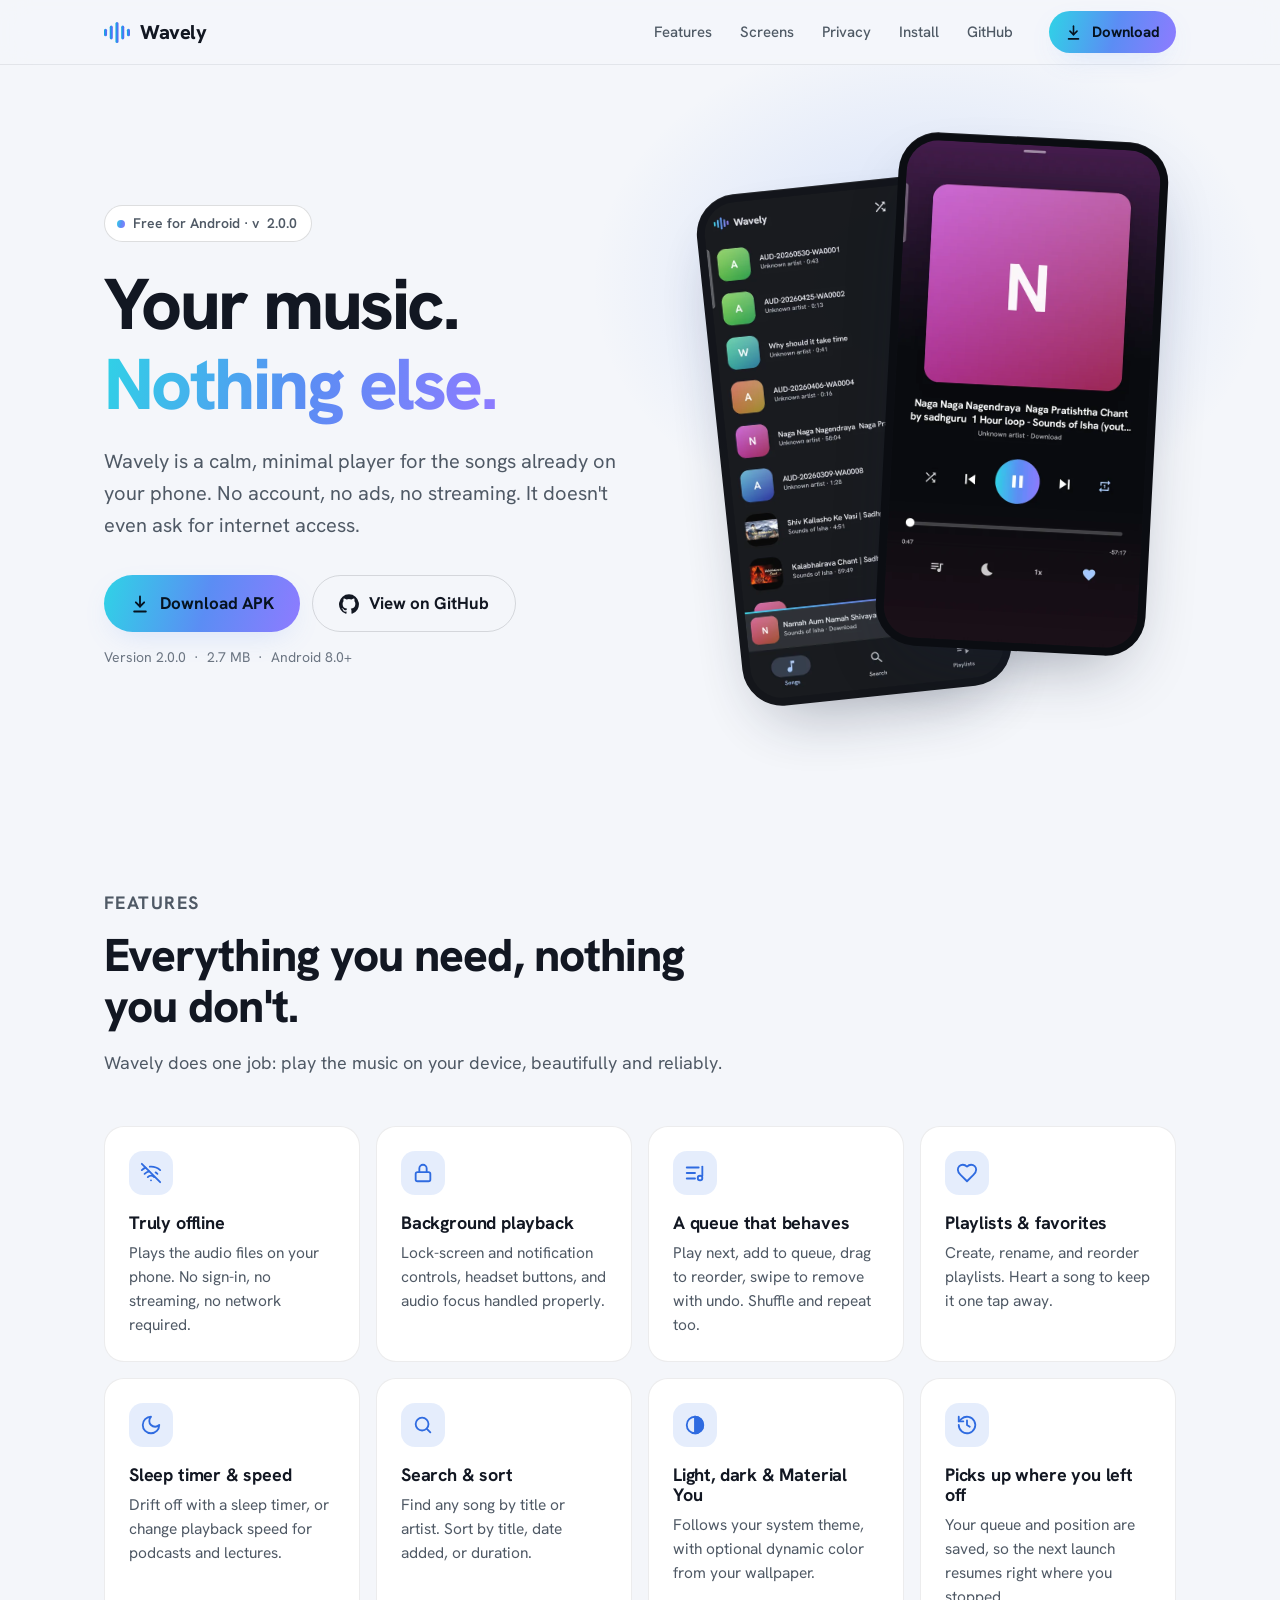
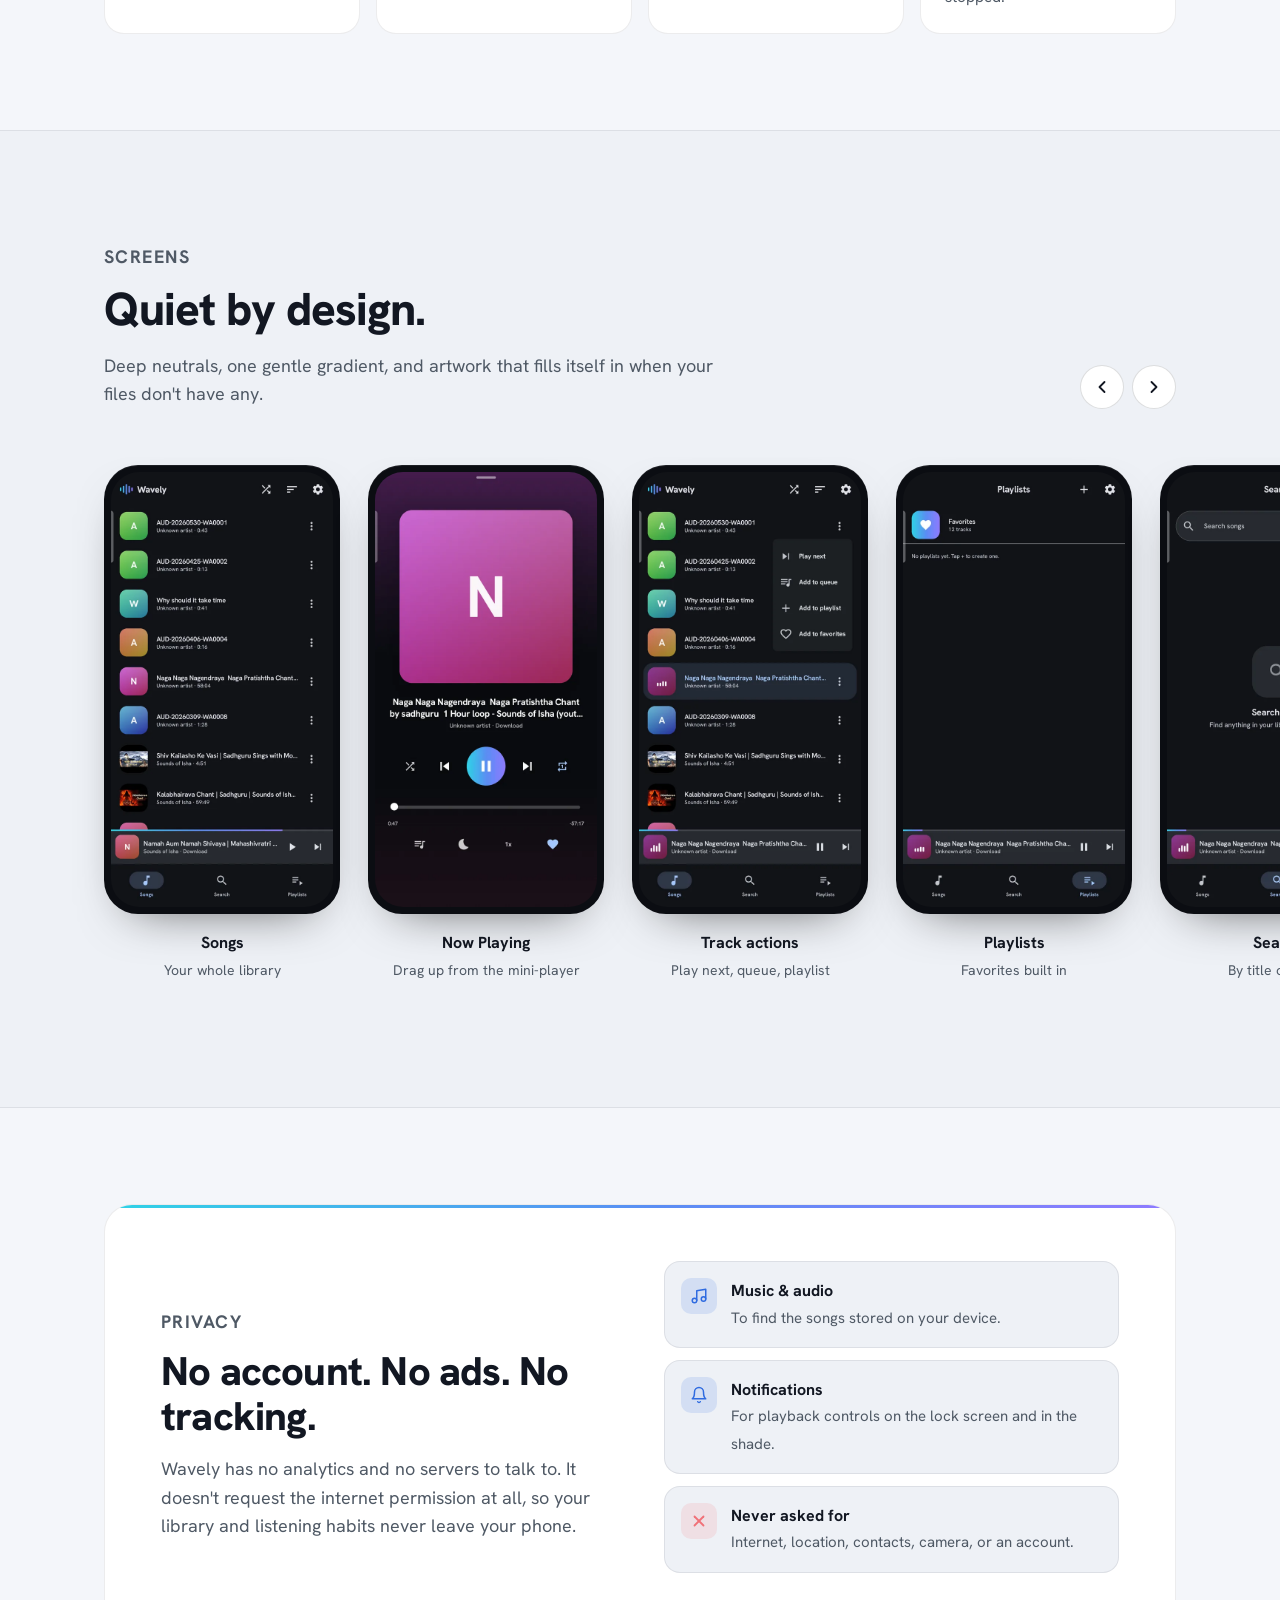
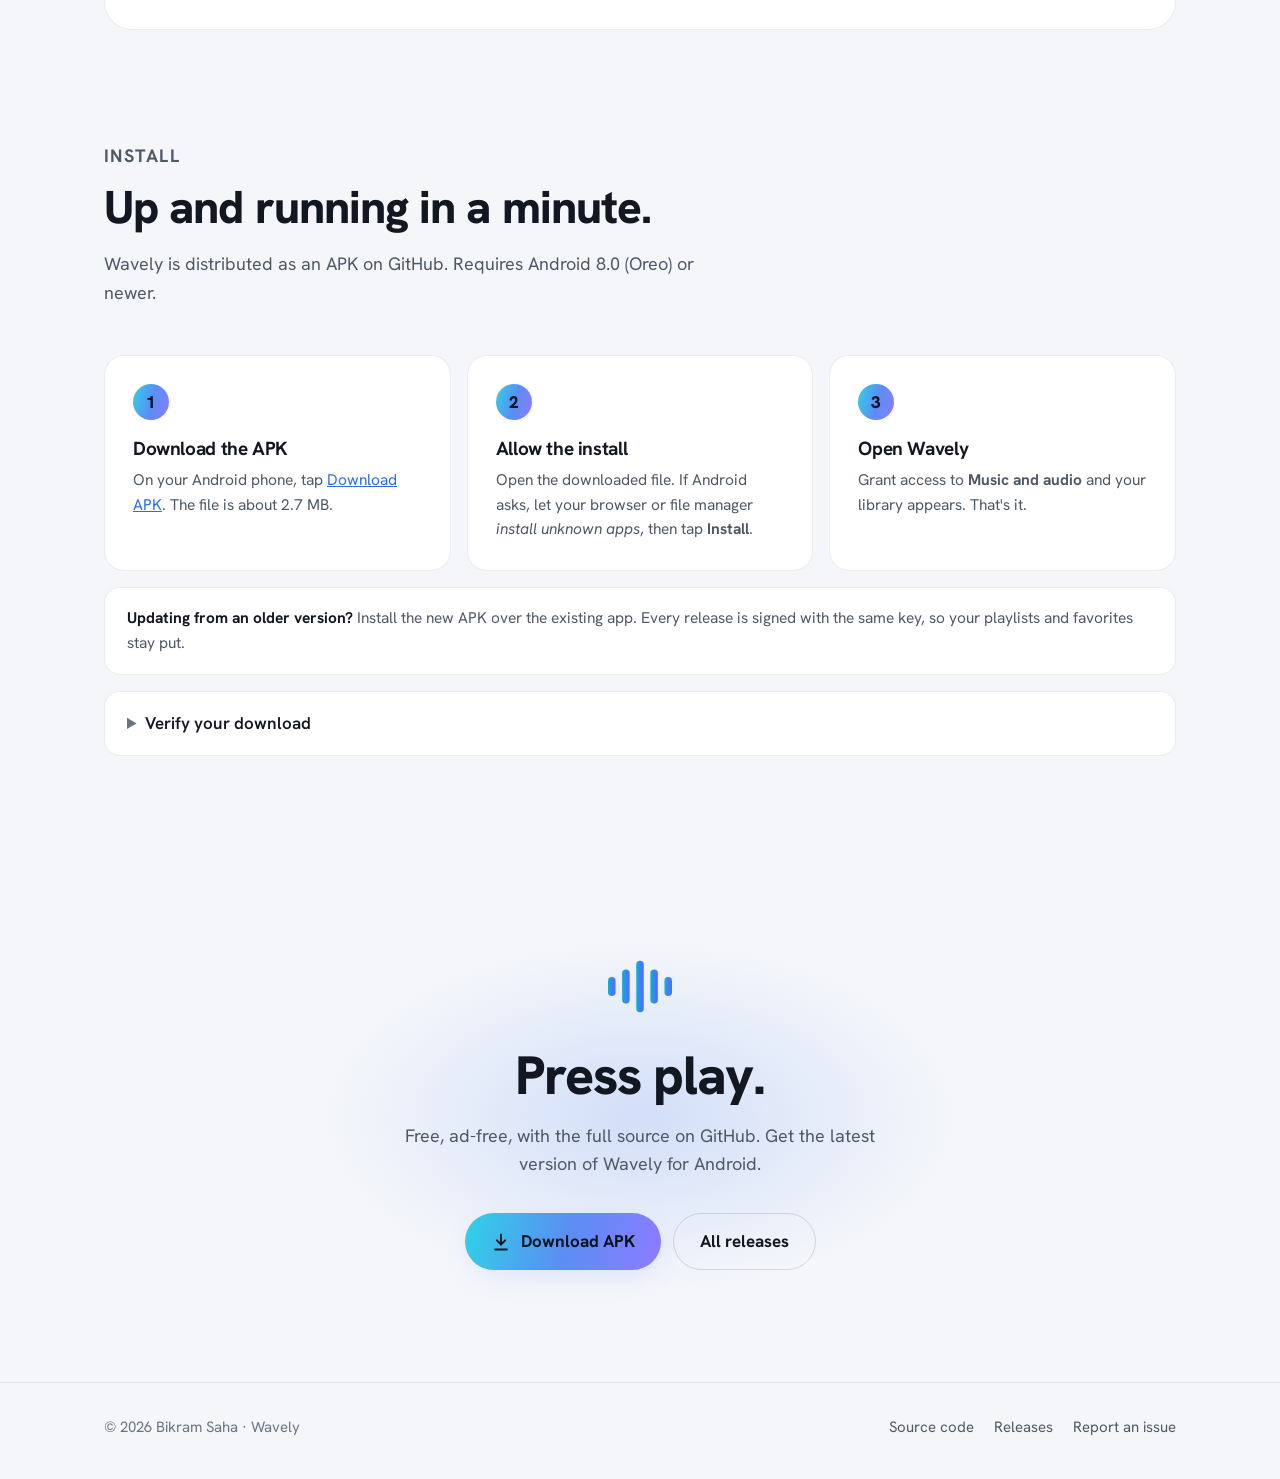
<file: docs/index.html>
<!doctype html>
<html lang="en">
<head>
  <meta charset="utf-8">
  <meta name="viewport" content="width=device-width, initial-scale=1">
  <title>Wavely — Offline music player for Android</title>
  <meta name="description" content="Wavely is a calm, minimal music player for the songs already on your phone. No account, no ads, no internet access. Free APK download for Android 8.0+.">
  <meta name="theme-color" content="#0A0C10" media="(prefers-color-scheme: dark)">
  <meta name="theme-color" content="#F4F6FA" media="(prefers-color-scheme: light)">
  <link rel="canonical" href="https://imbikramsaha.github.io/Wavely/">

  <meta property="og:type" content="website">
  <meta property="og:site_name" content="Wavely">
  <meta property="og:title" content="Wavely — Offline music player for Android">
  <meta property="og:description" content="A calm, minimal player for the music on your phone. No account, no ads, no internet access.">
  <meta property="og:url" content="https://imbikramsaha.github.io/Wavely/">
  <meta property="og:image" content="https://imbikramsaha.github.io/Wavely/assets/og.png">
  <meta property="og:image:width" content="1200">
  <meta property="og:image:height" content="630">
  <meta name="twitter:card" content="summary_large_image">

  <link rel="icon" href="assets/mark.svg" type="image/svg+xml">
  <link rel="icon" href="assets/icon-192.png" sizes="192x192" type="image/png">
  <link rel="apple-touch-icon" href="assets/apple-touch-icon.png">

  <link rel="preconnect" href="https://fonts.googleapis.com">
  <link rel="preconnect" href="https://fonts.gstatic.com" crossorigin>
  <link href="https://fonts.googleapis.com/css2?family=Hanken+Grotesk:wght@400;500;600;700;800&display=swap" rel="stylesheet">

  <style>
    :root {
      --font: "Hanken Grotesk", system-ui, -apple-system, "Segoe UI", Roboto, sans-serif;
      --mono: ui-monospace, "SF Mono", "Cascadia Mono", Menlo, Consolas, monospace;
      --grad: linear-gradient(105deg, #2FD3E6 0%, #5B8DF4 52%, #8E7BFF 100%);

      --bg: #0A0C10;
      --bg-2: #0E1116;
      --surface: #12161C;
      --surface-2: #171C23;
      --line: rgba(255,255,255,.07);
      --line-2: rgba(255,255,255,.12);
      --text: #EAEEF3;
      --text-2: #99A3B0;
      --text-3: #6F7A87;
      --accent: #6CA8FF;
      --on-grad: #061320;
      --glow: rgba(91,141,244,.28);
      --phone: #05070A;
      --shadow: 0 30px 80px -30px rgba(0,0,0,.85);
      color-scheme: dark;
    }
    @media (prefers-color-scheme: light) {
      :root {
        --bg: #F4F6FA;
        --bg-2: #EEF1F6;
        --surface: #FFFFFF;
        --surface-2: #FFFFFF;
        --line: rgba(16,22,32,.08);
        --line-2: rgba(16,22,32,.14);
        --text: #121722;
        --text-2: #4F5965;
        --text-3: #6B7582;
        --accent: #2F6BE0;
        --glow: rgba(91,141,244,.22);
        --phone: #0B0D12;
        --shadow: 0 30px 70px -30px rgba(20,30,55,.45);
        color-scheme: light;
      }
    }

    *, *::before, *::after { box-sizing: border-box; }
    html { scroll-behavior: smooth; -webkit-text-size-adjust: 100%; }
    @media (prefers-reduced-motion: reduce) { html { scroll-behavior: auto; } }
    body {
      margin: 0;
      font-family: var(--font);
      font-size: 17px;
      line-height: 1.6;
      color: var(--text);
      background: var(--bg);
      -webkit-font-smoothing: antialiased;
      overflow-x: hidden;
    }
    img { max-width: 100%; display: block; }
    a { color: inherit; }
    h1, h2, h3 { line-height: 1.12; margin: 0; letter-spacing: -0.02em; }
    p { margin: 0; }
    .wrap { width: 100%; max-width: 1120px; margin: 0 auto; padding: 0 24px; }
    @media (max-width: 520px) { .wrap { padding: 0 16px; } }
    .grad-text {
      background: var(--grad);
      -webkit-background-clip: text; background-clip: text;
      color: transparent;
    }
    :focus-visible { outline: 2px solid var(--accent); outline-offset: 3px; border-radius: 8px; }
    .sr-only { position: absolute; width: 1px; height: 1px; overflow: hidden; clip: rect(0 0 0 0); white-space: nowrap; }

    /* ---------- Nav ---------- */
    .nav {
      position: sticky; top: 0; z-index: 20;
      background: color-mix(in srgb, var(--bg) 78%, transparent);
      backdrop-filter: saturate(160%) blur(14px);
      -webkit-backdrop-filter: saturate(160%) blur(14px);
      border-bottom: 1px solid var(--line);
    }
    .nav .wrap { display: flex; align-items: center; gap: 24px; height: 64px; }
    .brand { display: flex; align-items: center; gap: 10px; text-decoration: none; font-weight: 800; font-size: 20px; letter-spacing: -0.02em; }
    .brand img { width: 26px; height: 25px; }
    .nav-links { display: flex; gap: 4px; margin-left: auto; }
    .nav-links a {
      text-decoration: none; color: var(--text-2); font-weight: 500; font-size: 15px;
      padding: 8px 12px; border-radius: 999px;
    }
    .nav-links a:hover { color: var(--text); background: var(--line); }
    @media (max-width: 720px) {
      .nav-links { display: none; }
      .nav-cta { margin-left: auto; }
    }

    /* ---------- Buttons ---------- */
    .btn {
      display: inline-flex; align-items: center; justify-content: center; gap: 10px;
      font: inherit; font-weight: 700; text-decoration: none; white-space: nowrap;
      border-radius: 999px; padding: 14px 26px; font-size: 17px;
      transition: transform .15s ease, box-shadow .2s ease, background-color .2s ease;
    }
    .btn svg { width: 20px; height: 20px; flex: none; }
    .btn-primary { background: var(--grad); color: var(--on-grad); box-shadow: 0 10px 30px -10px var(--glow); }
    .btn-primary:hover { transform: translateY(-1px); box-shadow: 0 16px 36px -12px rgba(91,141,244,.55); }
    .btn-ghost { color: var(--text); border: 1px solid var(--line-2); background: transparent; }
    .btn-ghost:hover { background: var(--line); }
    .btn-sm { padding: 9px 16px; font-size: 15px; }
    .btn-sm svg { width: 17px; height: 17px; }

    /* ---------- Hero ---------- */
    .hero { position: relative; padding: 72px 0 40px; overflow: hidden; }
    .hero::before {
      content: ""; position: absolute; inset: -20% -10% auto 35%; height: 720px;
      background: radial-gradient(closest-side, var(--glow), transparent 70%);
      pointer-events: none;
    }
    .hero .wrap { position: relative; display: grid; grid-template-columns: 1.05fr .95fr; gap: 48px; align-items: center; }
    .eyebrow {
      display: inline-flex; align-items: center; gap: 8px;
      font-size: 14px; font-weight: 600; color: var(--text-2);
      padding: 6px 14px 6px 8px; border: 1px solid var(--line-2); border-radius: 999px;
      background: var(--surface);
    }
    .eyebrow .dot { width: 8px; height: 8px; border-radius: 50%; background: var(--grad); margin-left: 4px; }
    .hero h1 { font-size: clamp(42px, 6.4vw, 72px); font-weight: 800; margin: 22px 0 20px; letter-spacing: -0.035em; }
    .hero .lede { font-size: clamp(18px, 2vw, 20px); color: var(--text-2); max-width: 520px; }
    .cta-row { display: flex; flex-wrap: wrap; gap: 12px; margin-top: 34px; }
    .dl-meta { margin-top: 14px; font-size: 14px; color: var(--text-3); }
    .dl-meta span + span::before { content: "·"; margin: 0 8px; }

    .phones { position: relative; height: 600px; }
    .phone {
      position: absolute; width: 270px;
      background: var(--phone); padding: 8px; border-radius: 40px;
      box-shadow: inset 0 1px 0 rgba(255,255,255,.08), var(--shadow);
    }
    .phone img { border-radius: 32px; width: 100%; height: auto; aspect-ratio: 600 / 1176; }
    .phones .back { left: 6%; top: 46px; transform: rotate(-6deg); opacity: .96; }
    .phones .front { right: 4%; top: 0; transform: rotate(3deg); z-index: 1; }

    @media (max-width: 900px) {
      .hero { padding-top: 48px; }
      .hero .wrap { grid-template-columns: 1fr; gap: 32px; }
      .hero-copy { text-align: center; }
      .hero .lede { margin: 0 auto; }
      .cta-row { justify-content: center; }
      .phones { height: 520px; max-width: 460px; width: 100%; margin: 0 auto; }
      .phone { width: 230px; }
    }
    @media (max-width: 480px) {
      .phones { height: 430px; }
      .phone { width: 188px; border-radius: 30px; padding: 6px; }
      .phone img { border-radius: 25px; }
      .phones .back { left: 2%; }
      .phones .front { right: 2%; }
      .cta-row .btn { width: 100%; }
    }

    /* ---------- Sections ---------- */
    section { scroll-margin-top: 72px; }
    .section { padding: 96px 0; }
    .section-head { max-width: 640px; margin-bottom: 48px; }
    .kicker { font-size: 14px; font-weight: 700; letter-spacing: .08em; text-transform: uppercase; color: var(--accent); margin-bottom: 12px; }
    .section h2 { font-size: clamp(32px, 4.4vw, 46px); font-weight: 800; }
    .section-head p { color: var(--text-2); margin-top: 16px; font-size: 18px; }
    @media (max-width: 600px) { .section { padding: 72px 0; } }

    /* ---------- Features ---------- */
    .features { display: grid; grid-template-columns: repeat(4, 1fr); gap: 16px; }
    @media (max-width: 1000px) { .features { grid-template-columns: repeat(2, 1fr); } }
    @media (max-width: 560px) { .features { grid-template-columns: 1fr; } }
    .feature {
      background: var(--surface); border: 1px solid var(--line); border-radius: 20px;
      padding: 24px;
    }
    .icon {
      width: 44px; height: 44px; border-radius: 14px; display: grid; place-items: center;
      margin-bottom: 18px; position: relative;
      background: color-mix(in srgb, var(--accent) 12%, transparent);
      color: var(--accent);
    }
    .icon svg { width: 22px; height: 22px; }
    .feature h3 { font-size: 18px; font-weight: 700; margin-bottom: 8px; letter-spacing: -0.01em; }
    .feature p { color: var(--text-2); font-size: 15.5px; line-height: 1.55; }
    @media (max-width: 560px) {
      .features { gap: 12px; }
      .feature { display: grid; grid-template-columns: 44px 1fr; column-gap: 16px; padding: 20px; }
      .feature .icon { margin-bottom: 0; grid-row: span 2; }
      .feature h3 { margin: 2px 0 4px; }
    }

    /* ---------- Screens ---------- */
    .screens-section { background: var(--bg-2); border-block: 1px solid var(--line); }
    .screens-top { display: flex; align-items: end; justify-content: space-between; gap: 24px; }
    .scroller-btns { display: flex; gap: 8px; margin-bottom: 48px; }
    .scroller-btns button {
      width: 44px; height: 44px; border-radius: 50%; border: 1px solid var(--line-2);
      background: var(--surface); color: var(--text); cursor: pointer; display: grid; place-items: center;
    }
    .scroller-btns button:hover { background: var(--surface-2); border-color: var(--text-3); }
    .scroller-btns svg { width: 20px; height: 20px; }
    @media (max-width: 720px) { .scroller-btns { display: none; } }
    .scroller {
      /* full-bleed strip whose first item lines up with the page container */
      --pad: max(24px, calc((100vw - 1120px) / 2 + 24px));
      display: flex; gap: 28px; overflow-x: auto; scroll-snap-type: x mandatory;
      padding: 8px var(--pad) 28px;
      scroll-padding-inline: var(--pad);
      scrollbar-width: thin; scrollbar-color: var(--line-2) transparent;
      overscroll-behavior-x: contain;
    }
    @media (max-width: 520px) { .scroller { --pad: 16px; gap: 18px; } }
    .shot { flex: none; width: 236px; scroll-snap-align: start; margin: 0; }
    .shot .phone { position: relative; width: 100%; border-radius: 34px; padding: 7px; box-shadow: inset 0 1px 0 rgba(255,255,255,.08), 0 20px 50px -28px rgba(0,0,0,.7); }
    .shot .phone img { border-radius: 28px; }
    .shot figcaption { margin-top: 16px; text-align: center; }
    .shot strong { display: block; font-size: 16px; }
    .shot span { font-size: 14px; color: var(--text-2); }
    @media (max-width: 520px) { .shot { width: 72vw; max-width: 236px; } }

    /* ---------- Privacy ---------- */
    .privacy {
      display: grid; grid-template-columns: 1fr 1fr; gap: 48px; align-items: center;
      background: var(--surface); border: 1px solid var(--line); border-radius: 28px;
      padding: 56px; position: relative; overflow: hidden;
    }
    .privacy::after {
      content: ""; position: absolute; left: 0; right: 0; top: 0; height: 3px; background: var(--grad);
    }
    .privacy h2 { font-size: clamp(30px, 3.8vw, 40px); font-weight: 800; }
    .privacy .copy p { color: var(--text-2); margin-top: 16px; font-size: 18px; }
    .perm-list { list-style: none; margin: 0; padding: 0; display: grid; gap: 12px; }
    .perm-list li {
      display: grid; grid-template-columns: 36px 1fr; gap: 14px; align-items: start;
      padding: 16px; border-radius: 16px; background: var(--bg-2); border: 1px solid var(--line);
    }
    .perm-list .pi { width: 36px; height: 36px; border-radius: 10px; display: grid; place-items: center; }
    .perm-list .pi svg { width: 18px; height: 18px; }
    .perm-list .yes .pi { background: color-mix(in srgb, var(--accent) 14%, transparent); color: var(--accent); }
    .perm-list .no .pi { background: color-mix(in srgb, #F07178 14%, transparent); color: #F07178; }
    .perm-list strong { display: block; font-size: 16px; }
    .perm-list span { color: var(--text-2); font-size: 15px; }
    @media (max-width: 860px) {
      .privacy { grid-template-columns: 1fr; padding: 36px 24px; gap: 32px; }
    }

    /* ---------- Install ---------- */
    .steps { display: grid; grid-template-columns: repeat(3, 1fr); gap: 16px; counter-reset: step; }
    @media (max-width: 860px) { .steps { grid-template-columns: 1fr; } }
    .step {
      background: var(--surface); border: 1px solid var(--line); border-radius: 20px; padding: 28px;
      counter-increment: step;
    }
    .step::before {
      content: counter(step);
      display: grid; place-items: center; width: 36px; height: 36px; border-radius: 50%;
      background: var(--grad); color: var(--on-grad); font-weight: 800; margin-bottom: 18px;
    }
    .step h3 { font-size: 19px; font-weight: 700; margin-bottom: 8px; }
    .step p { color: var(--text-2); font-size: 15.5px; }
    .step a { color: var(--accent); }
    .note {
      margin-top: 16px; padding: 18px 22px; border-radius: 16px;
      background: var(--surface); border: 1px solid var(--line); color: var(--text-2); font-size: 15.5px;
    }
    .note strong { color: var(--text); }
    details.verify { margin-top: 16px; border: 1px solid var(--line); border-radius: 16px; background: var(--surface); }
    details.verify summary { cursor: pointer; padding: 18px 22px; font-weight: 600; list-style-position: inside; }
    details.verify summary::marker { color: var(--text-3); }
    .verify-body { padding: 0 22px 22px; display: grid; gap: 14px; }
    .kv { display: grid; gap: 4px; }
    .kv span { font-size: 13px; font-weight: 600; text-transform: uppercase; letter-spacing: .06em; color: var(--text-3); }
    .kv code {
      font-family: var(--mono); font-size: 13.5px; color: var(--text);
      background: var(--bg-2); border: 1px solid var(--line); border-radius: 10px; padding: 10px 12px;
      overflow-wrap: anywhere;
    }

    /* ---------- Final CTA ---------- */
    .final { text-align: center; padding: 104px 0 112px; position: relative; overflow: hidden; }
    .final::before {
      content: ""; position: absolute; left: 50%; top: 50%; width: 900px; height: 500px; transform: translate(-50%,-50%);
      background: radial-gradient(closest-side, var(--glow), transparent 70%); pointer-events: none;
    }
    .final .wrap { position: relative; }
    .final img.mark { width: 64px; height: auto; margin: 0 auto 28px; }
    .final h2 { font-size: clamp(34px, 5vw, 54px); font-weight: 800; }
    .final p { color: var(--text-2); margin: 16px auto 0; max-width: 480px; font-size: 18px; }
    .final .cta-row { justify-content: center; }

    /* ---------- Footer ---------- */
    footer { border-top: 1px solid var(--line); padding: 32px 0 40px; color: var(--text-3); font-size: 15px; }
    footer .wrap { display: flex; flex-wrap: wrap; align-items: center; justify-content: space-between; gap: 16px; }
    footer nav { display: flex; flex-wrap: wrap; gap: 20px; }
    footer a { text-decoration: none; color: var(--text-2); }
    footer a:hover { color: var(--text); }
  </style>
</head>
<body>

  <!-- Inline icon sprite -->
  <svg width="0" height="0" style="position:absolute" aria-hidden="true">
    <defs>
      <symbol id="i-download" viewBox="0 0 24 24" fill="none" stroke="currentColor" stroke-width="2.2" stroke-linecap="round" stroke-linejoin="round"><path d="M12 3v12"/><path d="m7 10 5 5 5-5"/><path d="M5 21h14"/></symbol>
      <symbol id="i-github" viewBox="0 0 24 24" fill="currentColor"><path d="M12 .3a12 12 0 0 0-3.8 23.38c.6.12.83-.26.83-.57l-.02-2.03c-3.34.73-4.04-1.61-4.04-1.61-.55-1.39-1.34-1.76-1.34-1.76-1.09-.74.08-.73.08-.73 1.2.09 1.84 1.24 1.84 1.24 1.07 1.83 2.8 1.3 3.49 1 .1-.78.42-1.3.76-1.6-2.67-.31-5.47-1.34-5.47-5.94 0-1.31.47-2.38 1.24-3.22-.14-.3-.54-1.52.1-3.18 0 0 1-.32 3.3 1.23a11.5 11.5 0 0 1 6 0c2.28-1.55 3.29-1.23 3.29-1.23.64 1.66.24 2.88.12 3.18a4.65 4.65 0 0 1 1.23 3.22c0 4.61-2.8 5.63-5.48 5.92.42.36.81 1.1.81 2.22l-.01 3.29c0 .31.2.69.82.57A12 12 0 0 0 12 .3"/></symbol>
      <symbol id="i-wifi-off" viewBox="0 0 24 24" fill="none" stroke="currentColor" stroke-width="2" stroke-linecap="round" stroke-linejoin="round"><path d="M12 20h.01"/><path d="M8.5 16.43a5 5 0 0 1 7 0"/><path d="M5 12.86a10 10 0 0 1 5.17-2.69"/><path d="M19 12.86a10 10 0 0 0-2-1.52"/><path d="M2 8.82a15 15 0 0 1 4.18-2.64"/><path d="M22 8.82a15 15 0 0 0-11.29-3.76"/><path d="m2 2 20 20"/></symbol>
      <symbol id="i-lock" viewBox="0 0 24 24" fill="none" stroke="currentColor" stroke-width="2" stroke-linecap="round" stroke-linejoin="round"><rect x="4" y="11" width="16" height="10" rx="2"/><path d="M8 11V7a4 4 0 0 1 8 0v4"/></symbol>
      <symbol id="i-queue" viewBox="0 0 24 24" fill="none" stroke="currentColor" stroke-width="2" stroke-linecap="round" stroke-linejoin="round"><path d="M3 6h13"/><path d="M3 12h9"/><path d="M3 18h9"/><path d="M20 15V5"/><circle cx="17.5" cy="17.5" r="2.5"/></symbol>
      <symbol id="i-heart" viewBox="0 0 24 24" fill="none" stroke="currentColor" stroke-width="2" stroke-linecap="round" stroke-linejoin="round"><path d="M19 14c1.5-1.46 3-3.2 3-5.5A5.5 5.5 0 0 0 16.5 3c-1.76 0-3 .5-4.5 2-1.5-1.5-2.74-2-4.5-2A5.5 5.5 0 0 0 2 8.5c0 2.3 1.5 4.05 3 5.5l7 7Z"/></symbol>
      <symbol id="i-moon" viewBox="0 0 24 24" fill="none" stroke="currentColor" stroke-width="2" stroke-linecap="round" stroke-linejoin="round"><path d="M12 3a6 6 0 0 0 9 9 9 9 0 1 1-9-9Z"/></symbol>
      <symbol id="i-search" viewBox="0 0 24 24" fill="none" stroke="currentColor" stroke-width="2" stroke-linecap="round" stroke-linejoin="round"><circle cx="11" cy="11" r="7"/><path d="m20 20-3.5-3.5"/></symbol>
      <symbol id="i-contrast" viewBox="0 0 24 24" fill="none" stroke="currentColor" stroke-width="2" stroke-linecap="round" stroke-linejoin="round"><circle cx="12" cy="12" r="9"/><path d="M12 3a9 9 0 0 1 0 18Z" fill="currentColor"/></symbol>
      <symbol id="i-resume" viewBox="0 0 24 24" fill="none" stroke="currentColor" stroke-width="2" stroke-linecap="round" stroke-linejoin="round"><path d="M3 12a9 9 0 1 0 3-6.7L3 8"/><path d="M3 3v5h5"/><path d="M12 7v5l3 2"/></symbol>
      <symbol id="i-music" viewBox="0 0 24 24" fill="none" stroke="currentColor" stroke-width="2" stroke-linecap="round" stroke-linejoin="round"><path d="M9 18V5l12-2v13"/><circle cx="6" cy="18" r="3"/><circle cx="18" cy="16" r="3"/></symbol>
      <symbol id="i-bell" viewBox="0 0 24 24" fill="none" stroke="currentColor" stroke-width="2" stroke-linecap="round" stroke-linejoin="round"><path d="M6 8a6 6 0 0 1 12 0c0 7 3 9 3 9H3s3-2 3-9"/><path d="M10.3 21a1.94 1.94 0 0 0 3.4 0"/></symbol>
      <symbol id="i-x" viewBox="0 0 24 24" fill="none" stroke="currentColor" stroke-width="2.4" stroke-linecap="round" stroke-linejoin="round"><path d="M18 6 6 18"/><path d="m6 6 12 12"/></symbol>
      <symbol id="i-left" viewBox="0 0 24 24" fill="none" stroke="currentColor" stroke-width="2.2" stroke-linecap="round" stroke-linejoin="round"><path d="m15 18-6-6 6-6"/></symbol>
      <symbol id="i-right" viewBox="0 0 24 24" fill="none" stroke="currentColor" stroke-width="2.2" stroke-linecap="round" stroke-linejoin="round"><path d="m9 18 6-6-6-6"/></symbol>
    </defs>
  </svg>

  <header class="nav">
    <div class="wrap">
      <a class="brand" href="#top" aria-label="Wavely home">
        <img src="assets/mark.svg" alt="" width="26" height="25">
        Wavely
      </a>
      <nav class="nav-links" aria-label="Primary">
        <a href="#features">Features</a>
        <a href="#screens">Screens</a>
        <a href="#privacy">Privacy</a>
        <a href="#install">Install</a>
        <a href="https://github.com/imbikramsaha/Wavely">GitHub</a>
      </nav>
      <a class="btn btn-primary btn-sm nav-cta" data-apk-link href="https://github.com/imbikramsaha/Wavely/releases/download/v2.0.0/Wavely-2.0.0.apk">
        <svg aria-hidden="true"><use href="#i-download"/></svg> Download
      </a>
    </div>
  </header>

  <main id="top">
    <!-- Hero -->
    <section class="hero">
      <div class="wrap">
        <div class="hero-copy">
          <span class="eyebrow"><span class="dot"></span>Free for Android · v<span data-apk-version>2.0.0</span></span>
          <h1>Your music.<br><span class="grad-text">Nothing else.</span></h1>
          <p class="lede">Wavely is a calm, minimal player for the songs already on your phone. No account, no ads, no streaming. It doesn't even ask for internet access.</p>
          <div class="cta-row">
            <a class="btn btn-primary" data-apk-link href="https://github.com/imbikramsaha/Wavely/releases/download/v2.0.0/Wavely-2.0.0.apk">
              <svg aria-hidden="true"><use href="#i-download"/></svg> Download APK
            </a>
            <a class="btn btn-ghost" href="https://github.com/imbikramsaha/Wavely">
              <svg aria-hidden="true"><use href="#i-github"/></svg> View on GitHub
            </a>
          </div>
          <p class="dl-meta"><span>Version <span data-apk-version>2.0.0</span></span><span data-apk-size>2.7 MB</span><span>Android 8.0+</span></p>
        </div>
        <div class="phones" aria-hidden="true">
          <div class="phone back"><img src="assets/screens/songs.webp" alt="" width="600" height="1176" fetchpriority="high"></div>
          <div class="phone front"><img src="assets/screens/now-playing.webp" alt="" width="600" height="1176" fetchpriority="high"></div>
        </div>
      </div>
    </section>

    <!-- Features -->
    <section class="section" id="features">
      <div class="wrap">
        <div class="section-head">
          <p class="kicker">Features</p>
          <h2>Everything you need, nothing you don't.</h2>
          <p>Wavely does one job: play the music on your device, beautifully and reliably.</p>
        </div>
        <div class="features">
          <article class="feature">
            <div class="icon"><svg aria-hidden="true"><use href="#i-wifi-off"/></svg></div>
            <h3>Truly offline</h3>
            <p>Plays the audio files on your phone. No sign-in, no streaming, no network required.</p>
          </article>
          <article class="feature">
            <div class="icon"><svg aria-hidden="true"><use href="#i-lock"/></svg></div>
            <h3>Background playback</h3>
            <p>Lock-screen and notification controls, headset buttons, and audio focus handled properly.</p>
          </article>
          <article class="feature">
            <div class="icon"><svg aria-hidden="true"><use href="#i-queue"/></svg></div>
            <h3>A queue that behaves</h3>
            <p>Play next, add to queue, drag to reorder, swipe to remove with undo. Shuffle and repeat too.</p>
          </article>
          <article class="feature">
            <div class="icon"><svg aria-hidden="true"><use href="#i-heart"/></svg></div>
            <h3>Playlists &amp; favorites</h3>
            <p>Create, rename, and reorder playlists. Heart a song to keep it one tap away.</p>
          </article>
          <article class="feature">
            <div class="icon"><svg aria-hidden="true"><use href="#i-moon"/></svg></div>
            <h3>Sleep timer &amp; speed</h3>
            <p>Drift off with a sleep timer, or change playback speed for podcasts and lectures.</p>
          </article>
          <article class="feature">
            <div class="icon"><svg aria-hidden="true"><use href="#i-search"/></svg></div>
            <h3>Search &amp; sort</h3>
            <p>Find any song by title or artist. Sort by title, date added, or duration.</p>
          </article>
          <article class="feature">
            <div class="icon"><svg aria-hidden="true"><use href="#i-contrast"/></svg></div>
            <h3>Light, dark &amp; Material You</h3>
            <p>Follows your system theme, with optional dynamic color from your wallpaper.</p>
          </article>
          <article class="feature">
            <div class="icon"><svg aria-hidden="true"><use href="#i-resume"/></svg></div>
            <h3>Picks up where you left off</h3>
            <p>Your queue and position are saved, so the next launch resumes right where you stopped.</p>
          </article>
        </div>
      </div>
    </section>

    <!-- Screens -->
    <section class="section screens-section" id="screens">
      <div class="wrap screens-top">
        <div class="section-head">
          <p class="kicker">Screens</p>
          <h2>Quiet by design.</h2>
          <p>Deep neutrals, one gentle gradient, and artwork that fills itself in when your files don't have any.</p>
        </div>
        <div class="scroller-btns">
          <button type="button" data-scroll="-1" aria-label="Previous screenshots"><svg aria-hidden="true"><use href="#i-left"/></svg></button>
          <button type="button" data-scroll="1" aria-label="Next screenshots"><svg aria-hidden="true"><use href="#i-right"/></svg></button>
        </div>
      </div>
      <div class="scroller" id="scroller" tabindex="0" aria-label="App screenshots">
        <figure class="shot"><div class="phone"><img loading="lazy" src="assets/screens/songs.webp" width="600" height="1176" alt="Songs list with gradient fallback artwork and the mini-player"></div><figcaption><strong>Songs</strong><span>Your whole library</span></figcaption></figure>
        <figure class="shot"><div class="phone"><img loading="lazy" src="assets/screens/now-playing.webp" width="600" height="1176" alt="Now Playing screen with large artwork and playback controls"></div><figcaption><strong>Now Playing</strong><span>Drag up from the mini-player</span></figcaption></figure>
        <figure class="shot"><div class="phone"><img loading="lazy" src="assets/screens/track-actions.webp" width="600" height="1176" alt="Track menu: play next, add to queue, add to playlist, add to favorites"></div><figcaption><strong>Track actions</strong><span>Play next, queue, playlist</span></figcaption></figure>
        <figure class="shot"><div class="phone"><img loading="lazy" src="assets/screens/playlists.webp" width="600" height="1176" alt="Playlists screen showing Favorites"></div><figcaption><strong>Playlists</strong><span>Favorites built in</span></figcaption></figure>
        <figure class="shot"><div class="phone"><img loading="lazy" src="assets/screens/search.webp" width="600" height="1176" alt="Search screen"></div><figcaption><strong>Search</strong><span>By title or artist</span></figcaption></figure>
        <figure class="shot"><div class="phone"><img loading="lazy" src="assets/screens/sort.webp" width="600" height="1176" alt="Sort sheet: title, date added, duration, descending"></div><figcaption><strong>Sort</strong><span>Title, date, or duration</span></figcaption></figure>
        <figure class="shot"><div class="phone"><img loading="lazy" src="assets/screens/light-theme.webp" width="600" height="1176" alt="Songs list in the light theme"></div><figcaption><strong>Light theme</strong><span>Or follow the system</span></figcaption></figure>
        <figure class="shot"><div class="phone"><img loading="lazy" src="assets/screens/settings.webp" width="600" height="1176" alt="Settings: theme and dynamic color"></div><figcaption><strong>Settings</strong><span>Theme and dynamic color</span></figcaption></figure>
      </div>
    </section>

    <!-- Privacy -->
    <section class="section" id="privacy">
      <div class="wrap">
        <div class="privacy">
          <div class="copy">
            <p class="kicker">Privacy</p>
            <h2>No account. No ads. No tracking.</h2>
            <p>Wavely has no analytics and no servers to talk to. It doesn't request the internet permission at all, so your library and listening habits never leave your phone.</p>
          </div>
          <ul class="perm-list" aria-label="Permissions">
            <li class="yes"><div class="pi"><svg aria-hidden="true"><use href="#i-music"/></svg></div><div><strong>Music &amp; audio</strong><span>To find the songs stored on your device.</span></div></li>
            <li class="yes"><div class="pi"><svg aria-hidden="true"><use href="#i-bell"/></svg></div><div><strong>Notifications</strong><span>For playback controls on the lock screen and in the shade.</span></div></li>
            <li class="no"><div class="pi"><svg aria-hidden="true"><use href="#i-x"/></svg></div><div><strong>Never asked for</strong><span>Internet, location, contacts, camera, or an account.</span></div></li>
          </ul>
        </div>
      </div>
    </section>

    <!-- Install -->
    <section class="section" id="install" style="padding-top:0">
      <div class="wrap">
        <div class="section-head">
          <p class="kicker">Install</p>
          <h2>Up and running in a minute.</h2>
          <p>Wavely is distributed as an APK on GitHub. Requires Android 8.0 (Oreo) or newer.</p>
        </div>
        <div class="steps">
          <div class="step">
            <h3>Download the APK</h3>
            <p>On your Android phone, tap <a data-apk-link href="https://github.com/imbikramsaha/Wavely/releases/download/v2.0.0/Wavely-2.0.0.apk">Download APK</a>. The file is about <span data-apk-size>2.7 MB</span>.</p>
          </div>
          <div class="step">
            <h3>Allow the install</h3>
            <p>Open the downloaded file. If Android asks, let your browser or file manager <em>install unknown apps</em>, then tap <strong>Install</strong>.</p>
          </div>
          <div class="step">
            <h3>Open Wavely</h3>
            <p>Grant access to <strong>Music and audio</strong> and your library appears. That's it.</p>
          </div>
        </div>
        <p class="note"><strong>Updating from an older version?</strong> Install the new APK over the existing app. Every release is signed with the same key, so your playlists and favorites stay put.</p>
        <details class="verify" id="verify">
          <summary>Verify your download</summary>
          <div class="verify-body">
            <div class="kv"><span>File SHA-256 (<span data-apk-name>Wavely-2.0.0.apk</span>)</span><code data-apk-sha>7783b784daf7372f25caa56488d45efd0c49750ff3751fa1b9a33a908b482358</code></div>
            <div class="kv"><span>Signing certificate SHA-256</span><code>f4a72cb2e772e0fc70ba0fc7e9567a8bf2b22bc019828480efe41332688c882a</code></div>
            <div class="kv"><span>Package name</span><code>com.wavely.player</code></div>
          </div>
        </details>
      </div>
    </section>

    <!-- Final CTA -->
    <section class="final">
      <div class="wrap">
        <img class="mark" src="assets/mark.svg" alt="" width="64" height="61">
        <h2>Press play.</h2>
        <p>Free, ad-free, with the full source on GitHub. Get the latest version of Wavely for Android.</p>
        <div class="cta-row">
          <a class="btn btn-primary" data-apk-link href="https://github.com/imbikramsaha/Wavely/releases/download/v2.0.0/Wavely-2.0.0.apk">
            <svg aria-hidden="true"><use href="#i-download"/></svg> Download APK
          </a>
          <a class="btn btn-ghost" href="https://github.com/imbikramsaha/Wavely/releases">All releases</a>
        </div>
      </div>
    </section>
  </main>

  <footer>
    <div class="wrap">
      <span>© 2026 Bikram Saha · Wavely</span>
      <nav aria-label="Footer">
        <a href="https://github.com/imbikramsaha/Wavely">Source code</a>
        <a href="https://github.com/imbikramsaha/Wavely/releases">Releases</a>
        <a href="https://github.com/imbikramsaha/Wavely/issues">Report an issue</a>
      </nav>
    </div>
  </footer>

  <script>
    // Screenshot scroller buttons
    (function () {
      var sc = document.getElementById('scroller');
      document.querySelectorAll('[data-scroll]').forEach(function (b) {
        b.addEventListener('click', function () {
          sc.scrollBy({ left: Number(b.dataset.scroll) * sc.clientWidth * 0.8, behavior: 'smooth' });
        });
      });
    })();

    // Point every download link at the newest GitHub release (falls back to v2.0.0 links above).
    (function () {
      if (!window.fetch) return;
      fetch('https://api.github.com/repos/imbikramsaha/Wavely/releases/latest', { headers: { Accept: 'application/vnd.github+json' } })
        .then(function (r) { return r.ok ? r.json() : null; })
        .then(function (rel) {
          if (!rel || !rel.assets) return;
          var apk = rel.assets.find(function (a) { return /\.apk$/i.test(a.name); });
          if (!apk) return;
          var ver = String(rel.tag_name || '').replace(/^v/i, '');
          var set = function (sel, fn) { document.querySelectorAll(sel).forEach(fn); };
          set('[data-apk-link]', function (a) { a.href = apk.browser_download_url; });
          if (ver) set('[data-apk-version]', function (e) { e.textContent = ver; });
          set('[data-apk-size]', function (e) { e.textContent = (apk.size / 1048576).toFixed(1) + ' MB'; });
          set('[data-apk-name]', function (e) { e.textContent = apk.name; });
          var sha = apk.digest && /^sha256:/.test(apk.digest) ? apk.digest.slice(7) : null;
          if (sha) set('[data-apk-sha]', function (e) { e.textContent = sha; });
          else if (ver && ver !== '2.0.0') set('[data-apk-sha]', function (e) { e.parentElement.hidden = true; });
        })
        .catch(function () {});
    })();
  </script>
</body>
</html>
</file>
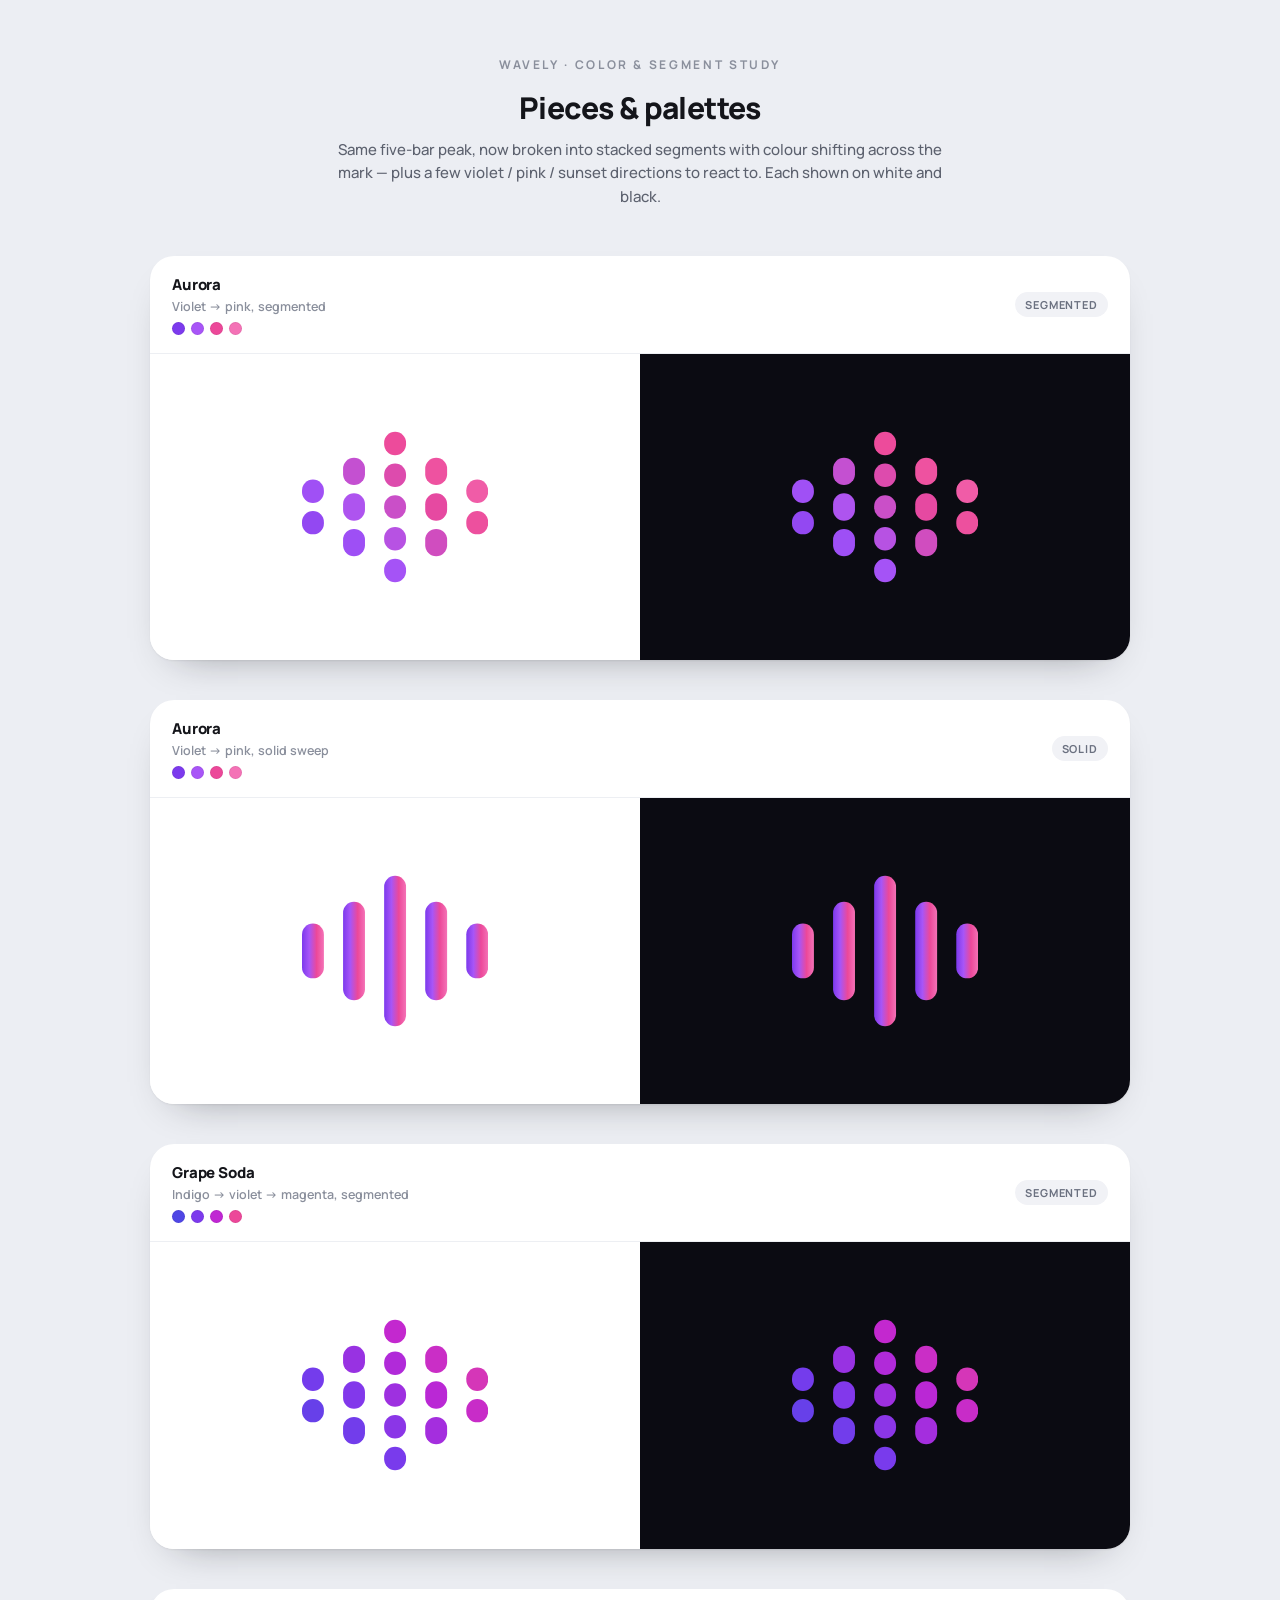
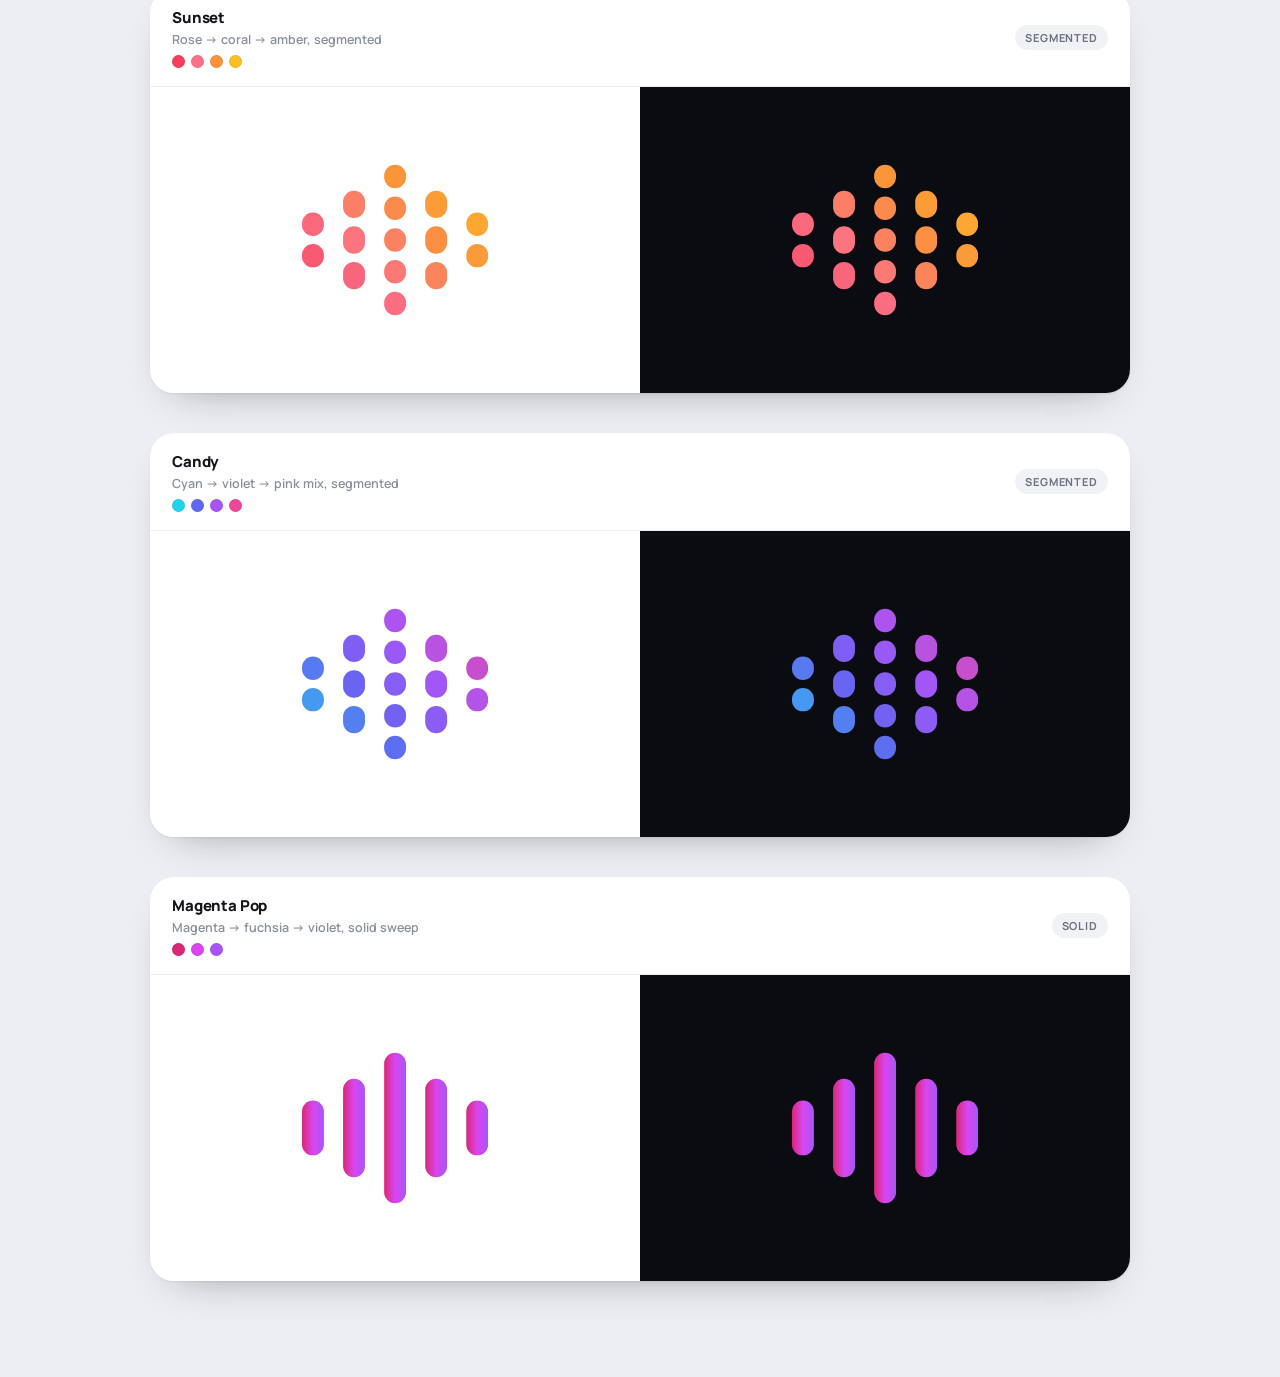
<file: v2 design/Wavely Logo Explorations.html>
<!DOCTYPE html>
<html lang="en">
<head>
<meta charset="UTF-8" />
<meta name="viewport" content="width=device-width, initial-scale=1.0" />
<title>Wavely — Logo Explorations</title>
<link rel="preconnect" href="https://fonts.googleapis.com" />
<link rel="preconnect" href="https://fonts.gstatic.com" crossorigin />
<link href="https://fonts.googleapis.com/css2?family=Manrope:wght@500;600;700;800&display=swap" rel="stylesheet" />
<style>
  * { box-sizing: border-box; margin: 0; padding: 0; }
  body {
    font-family: "Manrope", system-ui, sans-serif;
    background: #ECEEF3;
    color: #14151A;
    padding: 56px 32px 96px;
  }
  header { text-align: center; max-width: 640px; margin: 0 auto 48px; }
  header .eyebrow { font-size: 12px; letter-spacing: .22em; text-transform: uppercase; font-weight: 700; color: #8A8F9C; margin-bottom: 14px; }
  header h1 { font-size: 30px; font-weight: 800; letter-spacing: -0.02em; }
  header p { margin-top: 10px; font-size: 15px; line-height: 1.55; color: #5C616E; font-weight: 500; }

  .wrap { max-width: 980px; margin: 0 auto; display: flex; flex-direction: column; gap: 40px; }

  .card {
    background: #fff; border-radius: 24px; overflow: hidden;
    box-shadow: 0 1px 2px rgba(16,18,24,.06), 0 18px 40px -26px rgba(16,18,24,.45);
  }
  .card-head { display: flex; align-items: center; justify-content: space-between; padding: 18px 22px; border-bottom: 1px solid #EDEFF3; }
  .card-head .meta { display: flex; flex-direction: column; gap: 3px; }
  .card-head .name { font-size: 15px; font-weight: 800; letter-spacing: -.01em; }
  .card-head .desc { font-size: 12.5px; font-weight: 600; color: #8A8F9C; }
  .pill { font-size: 11px; font-weight: 700; letter-spacing: .08em; text-transform: uppercase; padding: 5px 10px; border-radius: 999px; background: #F1F2F6; color: #6B7180; }
  .swatches { display: flex; gap: 6px; margin-top: 4px; }
  .swatches i { width: 13px; height: 13px; border-radius: 50%; display: block; box-shadow: inset 0 0 0 1px rgba(0,0,0,.06); }

  .stages { display: grid; grid-template-columns: 1fr 1fr; }
  @media (max-width: 640px){ .stages { grid-template-columns: 1fr; } }
  .stage { aspect-ratio: 16/10; display: flex; align-items: center; justify-content: center; }
  .stage.light { background: #fff; }
  .stage.dark  { background: #0B0B12; }
  .stage svg { width: 38%; height: auto; display: block; }
</style>
</head>
<body>
  <header>
    <div class="eyebrow">Wavely · Color & Segment Study</div>
    <h1>Pieces &amp; palettes</h1>
    <p>Same five-bar peak, now broken into stacked segments with colour shifting across the mark — plus a few violet / pink / sunset directions to react to. Each shown on white and black.</p>
  </header>

  <div class="wrap" id="wrap"></div>

  <script>
  // ----- mark geometry -----
  const BARS = [40, 72, 110, 72, 40];      // small, little-big, big, little-big, small
  const X    = [0, 30, 60, 90, 120];
  const W = 16, CY = 65, VBW = 136, VBH = 130;

  // hex lerp helpers
  const hex2rgb = h => [parseInt(h.slice(1,3),16), parseInt(h.slice(3,5),16), parseInt(h.slice(5,7),16)];
  const rgb2hex = c => '#' + c.map(v => Math.round(v).toString(16).padStart(2,'0')).join('');
  function rampColor(stops, t){
    t = Math.max(0, Math.min(1, t));
    const seg = t * (stops.length - 1);
    const i = Math.min(stops.length - 2, Math.floor(seg));
    const f = seg - i;
    const a = hex2rgb(stops[i]), b = hex2rgb(stops[i+1]);
    return rgb2hex([0,1,2].map(k => a[k] + (b[k]-a[k]) * f));
  }

  // split a bar of height h into rounded segments
  function segmentsFor(h){
    const gap = 6;
    const n = Math.max(2, Math.round(h / 24));
    const segH = (h - gap*(n-1)) / n;
    const top = CY - h/2;
    const out = [];
    for (let i = 0; i < n; i++){
      out.push({ y: top + i*(segH+gap), h: segH });
    }
    return out;
  }

  // build one SVG mark. mode: 'solid' | 'segmented'
  function buildMark(palette, mode, uid){
    const svgns = "http://www.w3.org/2000/svg";
    const svg = document.createElementNS(svgns, "svg");
    svg.setAttribute("viewBox", `0 0 ${VBW} ${VBH}`);

    if (mode === 'solid'){
      const defs = document.createElementNS(svgns, "defs");
      const grad = document.createElementNS(svgns, "linearGradient");
      grad.setAttribute("id", "g"+uid);
      grad.setAttribute("x1","0"); grad.setAttribute("y1","0");
      grad.setAttribute("x2","1"); grad.setAttribute("y2","0");
      palette.forEach((c, i) => {
        const s = document.createElementNS(svgns, "stop");
        s.setAttribute("offset", (i/(palette.length-1)*100)+"%");
        s.setAttribute("stop-color", c);
        grad.appendChild(s);
      });
      defs.appendChild(grad); svg.appendChild(defs);
      BARS.forEach((h, bi) => {
        const r = document.createElementNS(svgns, "rect");
        r.setAttribute("x", X[bi]); r.setAttribute("y", CY - h/2);
        r.setAttribute("width", W); r.setAttribute("height", h);
        r.setAttribute("rx", W/2); r.setAttribute("fill", `url(#g${uid})`);
        svg.appendChild(r);
      });
    } else {
      BARS.forEach((h, bi) => {
        const xnorm = X[bi] / X[X.length-1];      // 0..1 left→right
        segmentsFor(h).forEach(seg => {
          const ynorm = 1 - ((seg.y + seg.h/2) - (CY - 55)) / 110; // 0 bottom →1 top
          const t = 0.55*xnorm + 0.45*ynorm;       // diagonal colour flow
          const r = document.createElementNS(svgns, "rect");
          r.setAttribute("x", X[bi]); r.setAttribute("y", seg.y);
          r.setAttribute("width", W); r.setAttribute("height", seg.h);
          r.setAttribute("rx", Math.min(W/2, seg.h/2));
          r.setAttribute("fill", rampColor(palette, t));
          svg.appendChild(r);
        });
      });
    }
    return svg;
  }

  // ----- options -----
  const OPTIONS = [
    { name: "Aurora", desc: "Violet → pink, segmented", mode: "segmented", palette: ["#7C3AED","#A855F7","#EC4899","#F472B6"] },
    { name: "Aurora", desc: "Violet → pink, solid sweep", mode: "solid", palette: ["#7C3AED","#A855F7","#EC4899","#F472B6"] },
    { name: "Grape Soda", desc: "Indigo → violet → magenta, segmented", mode: "segmented", palette: ["#4F46E5","#7C3AED","#C026D3","#EC4899"] },
    { name: "Sunset", desc: "Rose → coral → amber, segmented", mode: "segmented", palette: ["#F43F5E","#FB7185","#FB923C","#FBBF24"] },
    { name: "Candy", desc: "Cyan → violet → pink mix, segmented", mode: "segmented", palette: ["#22D3EE","#6366F1","#A855F7","#EC4899"] },
    { name: "Magenta Pop", desc: "Magenta → fuchsia → violet, solid sweep", mode: "solid", palette: ["#DB2777","#D946EF","#A855F7"] },
  ];

  const wrap = document.getElementById("wrap");
  OPTIONS.forEach((o, idx) => {
    const card = document.createElement("div");
    card.className = "card";

    const sw = o.palette.map(c => `<i style="background:${c}"></i>`).join("");
    card.innerHTML = `
      <div class="card-head">
        <div class="meta">
          <span class="name">${o.name}</span>
          <span class="desc">${o.desc}</span>
          <span class="swatches">${sw}</span>
        </div>
        <span class="pill">${o.mode === 'segmented' ? 'Segmented' : 'Solid'}</span>
      </div>
      <div class="stages">
        <div class="stage light"></div>
        <div class="stage dark"></div>
      </div>`;

    card.querySelector(".stage.light").appendChild(buildMark(o.palette, o.mode, "L"+idx));
    card.querySelector(".stage.dark").appendChild(buildMark(o.palette, o.mode, "D"+idx));
    wrap.appendChild(card);
  });
  </script>
</body>
</html>
</file>
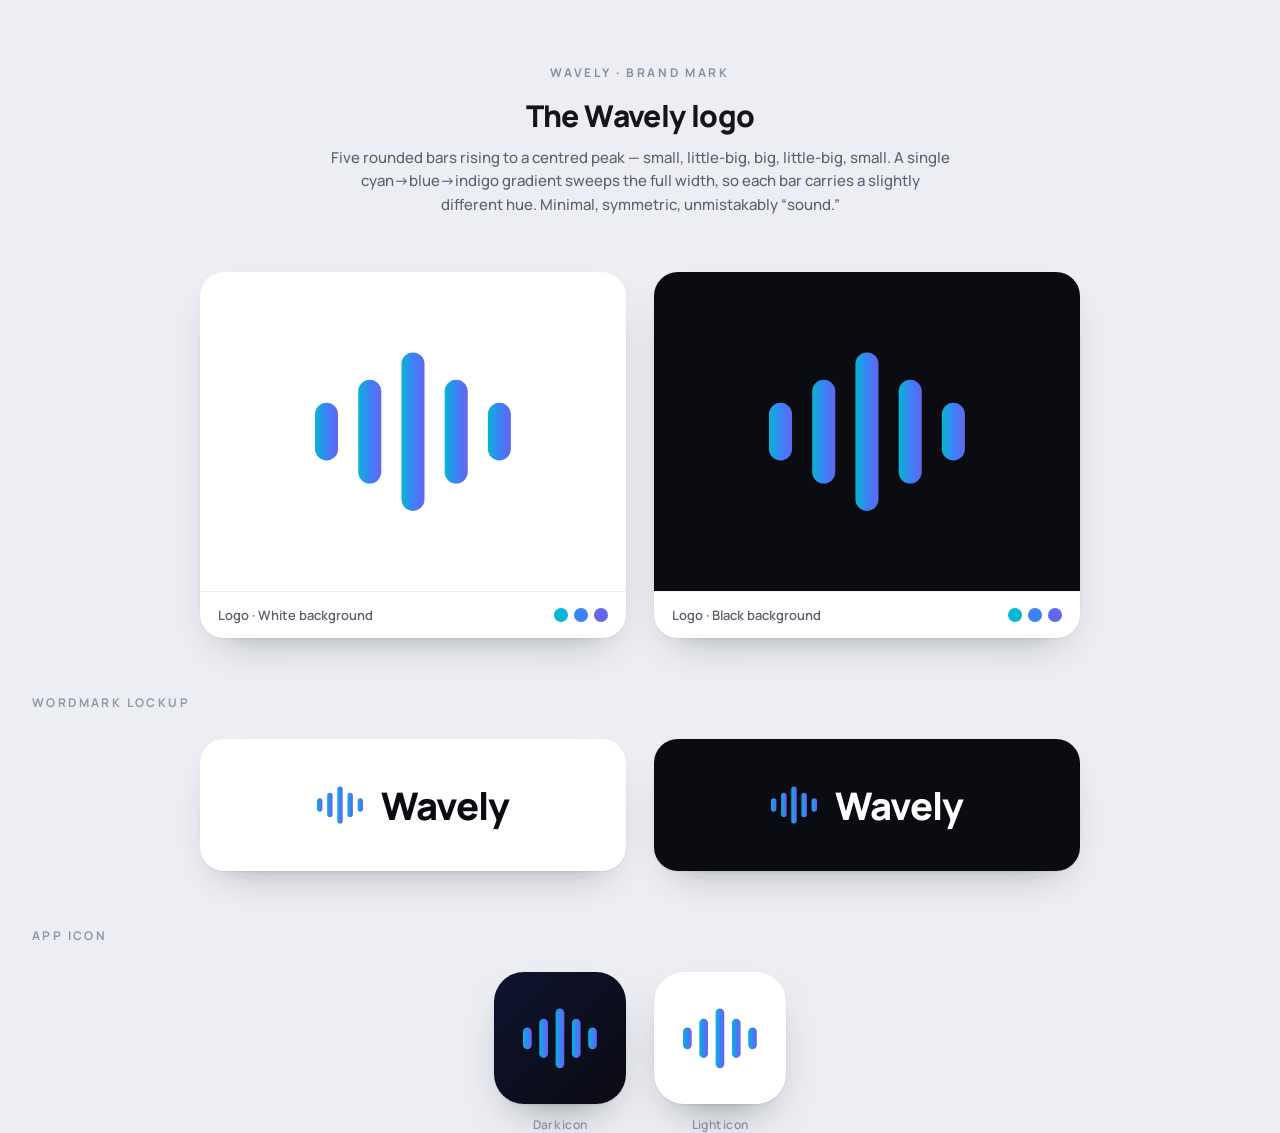
<file: v2 design/Wavely Logo.html>
<!DOCTYPE html>
<html lang="en">
<head>
<meta charset="UTF-8" />
<meta name="viewport" content="width=device-width, initial-scale=1.0" />
<title>Wavely — Logo</title>
<link rel="preconnect" href="https://fonts.googleapis.com" />
<link rel="preconnect" href="https://fonts.gstatic.com" crossorigin />
<link href="https://fonts.googleapis.com/css2?family=Manrope:wght@500;600;700;800&display=swap" rel="stylesheet" />
<style>
  :root {
    --cyan: #06B6D4;
    --blue: #3B82F6;
    --indigo: #6366F1;
    --ink: #0B0B12;
    --paper: #FFFFFF;
  }
  * { box-sizing: border-box; margin: 0; padding: 0; }
  html, body { height: 100%; }
  body {
    font-family: "Manrope", system-ui, sans-serif;
    background: #ECEEF3;
    color: #14151A;
    min-height: 100vh;
    display: flex;
    flex-direction: column;
    align-items: center;
    padding: 64px 32px 96px;
    gap: 56px;
  }

  header { text-align: center; max-width: 620px; }
  header .eyebrow {
    font-size: 12px; letter-spacing: 0.22em; text-transform: uppercase;
    font-weight: 700; color: #8A8F9C; margin-bottom: 14px;
  }
  header h1 { font-size: 30px; font-weight: 800; letter-spacing: -0.02em; }
  header p { margin-top: 10px; font-size: 15px; line-height: 1.55; color: #5C616E; font-weight: 500; }

  .grid {
    display: grid;
    grid-template-columns: repeat(2, minmax(0, 1fr));
    gap: 28px;
    width: 100%;
    max-width: 880px;
  }
  @media (max-width: 720px) { .grid { grid-template-columns: 1fr; } }

  .panel {
    border-radius: 24px;
    overflow: hidden;
    box-shadow: 0 1px 2px rgba(16,18,24,.06), 0 18px 40px -24px rgba(16,18,24,.45);
    display: flex;
    flex-direction: column;
  }
  .stage {
    aspect-ratio: 4 / 3;
    display: flex;
    align-items: center;
    justify-content: center;
  }
  .stage.light { background: var(--paper); }
  .stage.dark  { background: var(--ink); }
  .stage svg { width: 46%; height: auto; display: block; }

  .caption {
    display: flex; align-items: center; justify-content: space-between;
    padding: 14px 18px; font-size: 13px; font-weight: 600;
    background: #fff; color: #5C616E;
    border-top: 1px solid #EDEFF3;
  }
  .swatches { display: flex; gap: 6px; }
  .swatches i { width: 14px; height: 14px; border-radius: 50%; display: block; }

  /* lockups row */
  .lockups {
    display: grid; grid-template-columns: repeat(2, minmax(0,1fr));
    gap: 28px; width: 100%; max-width: 880px;
  }
  @media (max-width: 720px) { .lockups { grid-template-columns: 1fr; } }

  .lockup-card {
    border-radius: 24px; padding: 40px;
    display: flex; align-items: center; justify-content: center; gap: 18px;
    box-shadow: 0 1px 2px rgba(16,18,24,.06), 0 18px 40px -24px rgba(16,18,24,.45);
  }
  .lockup-card.light { background: #fff; }
  .lockup-card.dark  { background: var(--ink); }
  .lockup-card svg { height: 44px; width: auto; }
  .wordmark { font-weight: 800; font-size: 38px; letter-spacing: -0.03em; }
  .wordmark.on-light { color: var(--ink); }
  .wordmark.on-dark  { color: #fff; }

  /* app icon row */
  .icons { display: flex; gap: 28px; flex-wrap: wrap; justify-content: center; }
  .app-icon {
    width: 132px; height: 132px; border-radius: 30px;
    display: flex; align-items: center; justify-content: center;
    box-shadow: 0 1px 2px rgba(16,18,24,.08), 0 20px 44px -22px rgba(16,18,24,.5);
  }
  .app-icon.grad { background: linear-gradient(135deg, #0E1330 0%, #0B0B12 100%); }
  .app-icon.lite { background: #fff; }
  .app-icon svg { width: 56%; height: auto; }
  .icon-label { text-align: center; font-size: 12px; font-weight: 600; color: #8A8F9C; margin-top: 12px; letter-spacing: .02em; }
  .icon-col { display: flex; flex-direction: column; align-items: center; }

  .section-label {
    font-size: 12px; letter-spacing: .2em; text-transform: uppercase;
    font-weight: 700; color: #9398A4; align-self: flex-start; width: 100%; max-width: 880px;
    margin-bottom: -28px;
  }
</style>
</head>
<body>
  <!-- ============ shared SVG symbol ============ -->
  <svg width="0" height="0" style="position:absolute" aria-hidden="true">
    <defs>
      <linearGradient id="waveGrad" x1="0" y1="0" x2="1" y2="0">
        <stop offset="0%"  stop-color="#06B6D4" />
        <stop offset="50%" stop-color="#3B82F6" />
        <stop offset="100%" stop-color="#6366F1" />
      </linearGradient>
      <!-- The mark: 5 pill bars, symmetric heights small / little-big / big / little-big / small -->
      <symbol id="waveMark" viewBox="0 0 136 130">
        <g fill="url(#waveGrad)">
          <rect x="0"   y="45"  width="16" height="40"  rx="8" />
          <rect x="30"  y="29"  width="16" height="72"  rx="8" />
          <rect x="60"  y="10"  width="16" height="110" rx="8" />
          <rect x="90"  y="29"  width="16" height="72"  rx="8" />
          <rect x="120" y="45"  width="16" height="40"  rx="8" />
        </g>
      </symbol>
    </defs>
  </svg>

  <header>
    <div class="eyebrow">Wavely · Brand Mark</div>
    <h1>The Wavely logo</h1>
    <p>Five rounded bars rising to a centred peak — small, little-big, big, little-big, small. A single cyan→blue→indigo gradient sweeps the full width, so each bar carries a slightly different hue. Minimal, symmetric, unmistakably “sound.”</p>
  </header>

  <!-- primary deliverables -->
  <div class="grid">
    <div class="panel">
      <div class="stage light">
        <svg viewBox="0 0 136 130"><use href="#waveMark" /></svg>
      </div>
      <div class="caption">
        <span>Logo · White background</span>
        <span class="swatches"><i style="background:#06B6D4"></i><i style="background:#3B82F6"></i><i style="background:#6366F1"></i></span>
      </div>
    </div>
    <div class="panel">
      <div class="stage dark">
        <svg viewBox="0 0 136 130"><use href="#waveMark" /></svg>
      </div>
      <div class="caption">
        <span>Logo · Black background</span>
        <span class="swatches"><i style="background:#06B6D4"></i><i style="background:#3B82F6"></i><i style="background:#6366F1"></i></span>
      </div>
    </div>
  </div>

  <!-- wordmark lockups -->
  <div class="section-label">Wordmark lockup</div>
  <div class="lockups">
    <div class="lockup-card light">
      <svg viewBox="0 0 136 130"><use href="#waveMark" /></svg>
      <span class="wordmark on-light">Wavely</span>
    </div>
    <div class="lockup-card dark">
      <svg viewBox="0 0 136 130"><use href="#waveMark" /></svg>
      <span class="wordmark on-dark">Wavely</span>
    </div>
  </div>

  <!-- app icons -->
  <div class="section-label">App icon</div>
  <div class="icons">
    <div class="icon-col">
      <div class="app-icon grad"><svg viewBox="0 0 136 130"><use href="#waveMark" /></svg></div>
      <div class="icon-label">Dark icon</div>
    </div>
    <div class="icon-col">
      <div class="app-icon lite"><svg viewBox="0 0 136 130"><use href="#waveMark" /></svg></div>
      <div class="icon-label">Light icon</div>
    </div>
  </div>
</body>
</html>
</file>
